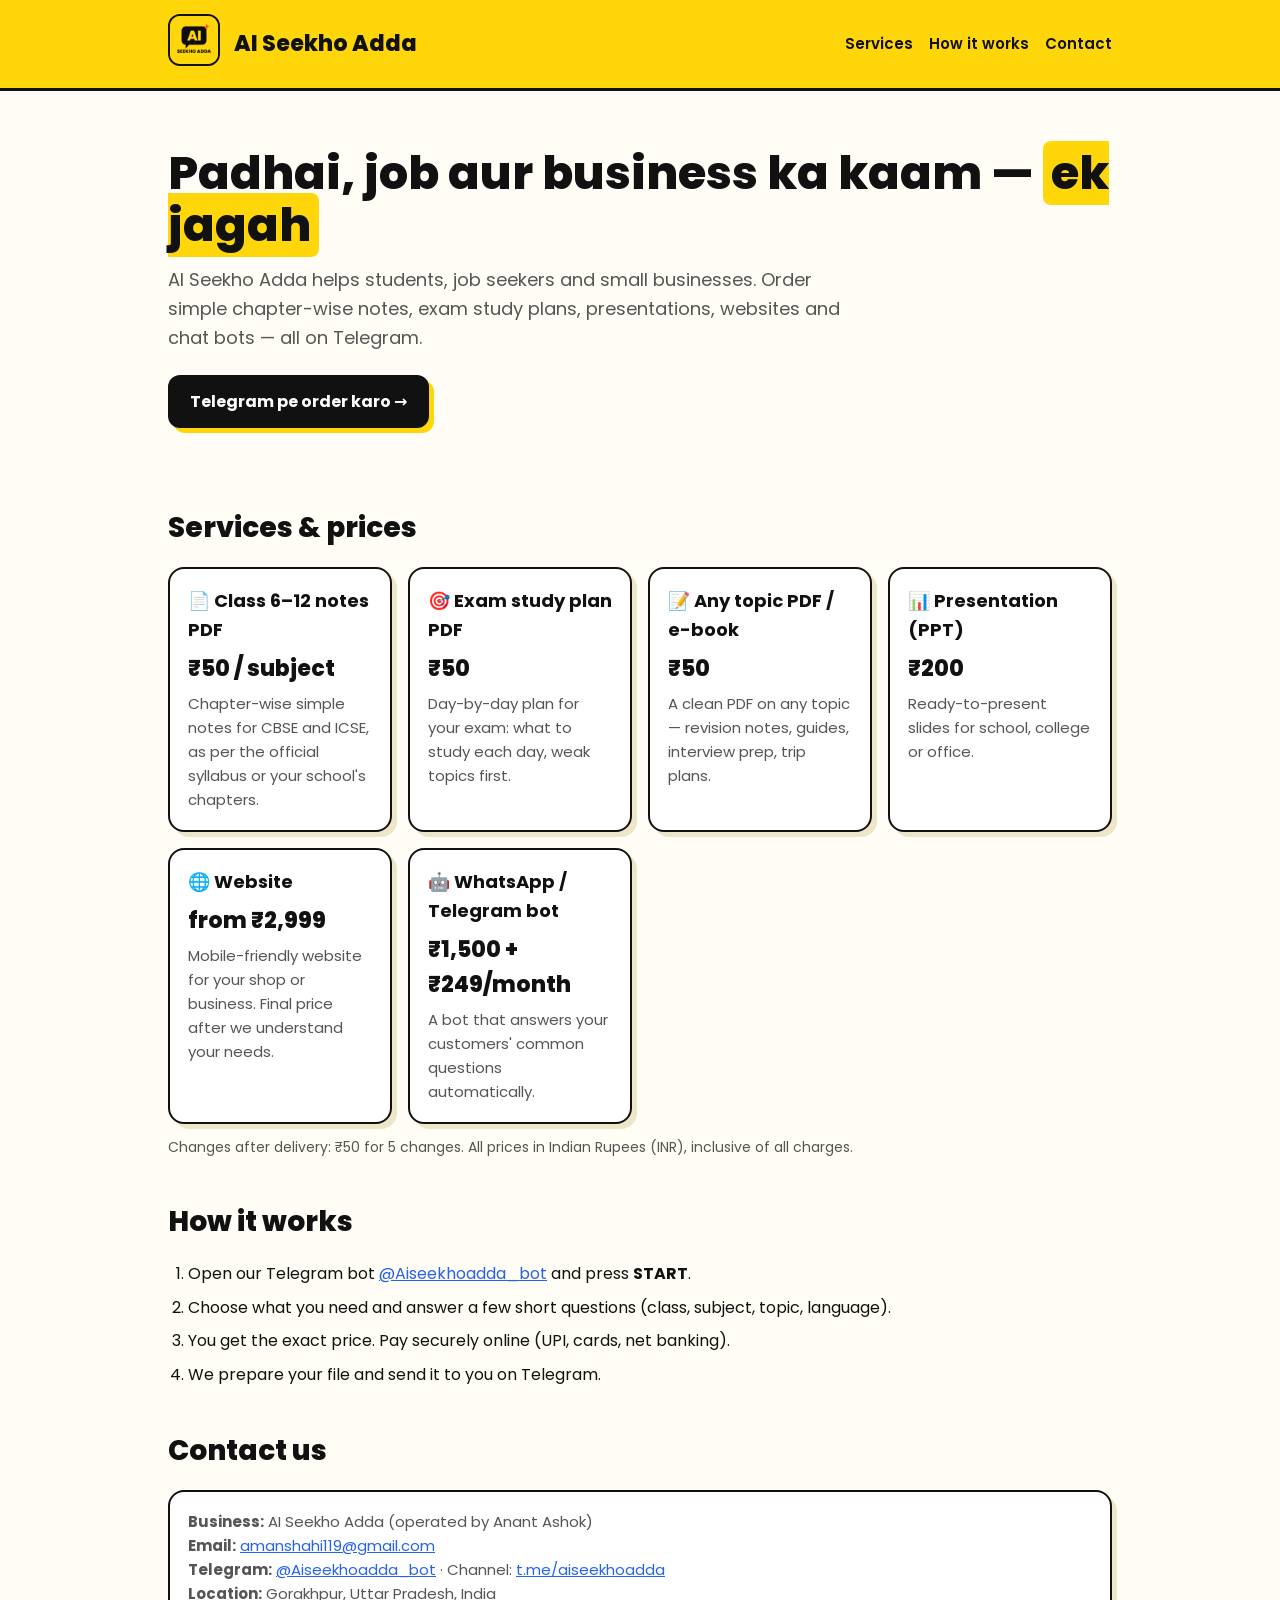
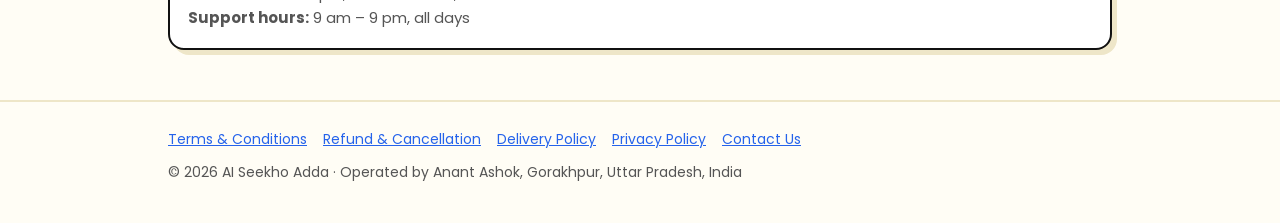
<file: index.html>
<!doctype html>
<html lang="en"><head><meta charset="utf-8"><meta name="viewport" content="width=device-width, initial-scale=1">
<title>AI Seekho Adda – Notes, Study Plans, PPT & Websites</title><meta name="description" content="AI Seekho Adda – study notes PDFs, exam study plans, presentations, websites and chat bots, ordered on Telegram.">
<link rel="icon" href="logo.png"><link rel="preconnect" href="https://fonts.googleapis.com"><link href="https://fonts.googleapis.com/css2?family=Poppins:wght@400;600;700;800&display=swap" rel="stylesheet"><link rel="stylesheet" href="style.css"></head><body>
<header><div class="wrap"><a href="index.html"><img src="logo.png" alt="AI Seekho Adda logo"></a><div class="name">AI Seekho Adda</div>
<nav><a href="index.html#services">Services</a><a href="index.html#how">How it works</a><a href="index.html#contact">Contact</a></nav></div></header>
<main class="wrap">
<section class="hero"><h1>Padhai, job aur business ka kaam — <span>ek jagah</span></h1>
<p>AI Seekho Adda helps students, job seekers and small businesses. Order simple chapter-wise notes, exam study plans, presentations, websites and chat bots — all on Telegram.</p>
<a class="btn" href="https://t.me/Aiseekhoadda_bot">Telegram pe order karo →</a></section>

<h2 id="services">Services &amp; prices</h2>
<div class="grid">
<div class="card"><h3>📄 Class 6–12 notes PDF</h3><div class="price">₹50 / subject</div><p>Chapter-wise simple notes for CBSE and ICSE, as per the official syllabus or your school's chapters.</p></div>
<div class="card"><h3>🎯 Exam study plan PDF</h3><div class="price">₹50</div><p>Day-by-day plan for your exam: what to study each day, weak topics first.</p></div>
<div class="card"><h3>📝 Any topic PDF / e-book</h3><div class="price">₹50</div><p>A clean PDF on any topic — revision notes, guides, interview prep, trip plans.</p></div>
<div class="card"><h3>📊 Presentation (PPT)</h3><div class="price">₹200</div><p>Ready-to-present slides for school, college or office.</p></div>
<div class="card"><h3>🌐 Website</h3><div class="price">from ₹2,999</div><p>Mobile-friendly website for your shop or business. Final price after we understand your needs.</p></div>
<div class="card"><h3>🤖 WhatsApp / Telegram bot</h3><div class="price">₹1,500 + ₹249/month</div><p>A bot that answers your customers' common questions automatically.</p></div>
</div>
<p class="note">Changes after delivery: ₹50 for 5 changes. All prices in Indian Rupees (INR), inclusive of all charges.</p>

<h2 id="how">How it works</h2>
<ol class="steps">
<li>Open our Telegram bot <a href="https://t.me/Aiseekhoadda_bot">@Aiseekhoadda_bot</a> and press <b>START</b>.</li>
<li>Choose what you need and answer a few short questions (class, subject, topic, language).</li>
<li>You get the exact price. Pay securely online (UPI, cards, net banking).</li>
<li>We prepare your file and send it to you on Telegram.</li>
</ol>

<h2 id="contact">Contact us</h2>
<div class="card"><p><b>Business:</b> AI Seekho Adda (operated by Anant Ashok)</p>
<p><b>Email:</b> <a href="mailto:amanshahi119@gmail.com">amanshahi119@gmail.com</a></p>
<p><b>Telegram:</b> <a href="https://t.me/Aiseekhoadda_bot">@Aiseekhoadda_bot</a> · Channel: <a href="https://t.me/aiseekhoadda">t.me/aiseekhoadda</a></p>
<p><b>Location:</b> Gorakhpur, Uttar Pradesh, India</p>
<p><b>Support hours:</b> 9 am – 9 pm, all days</p></div>
</main><footer><div class="wrap"><div class="links"><a href="terms.html">Terms &amp; Conditions</a><a href="refund.html">Refund &amp; Cancellation</a><a href="shipping.html">Delivery Policy</a><a href="privacy.html">Privacy Policy</a><a href="index.html#contact">Contact Us</a></div>
<p>© 2026 AI Seekho Adda · Operated by Anant Ashok, Gorakhpur, Uttar Pradesh, India</p></div></footer></body></html>
</file>
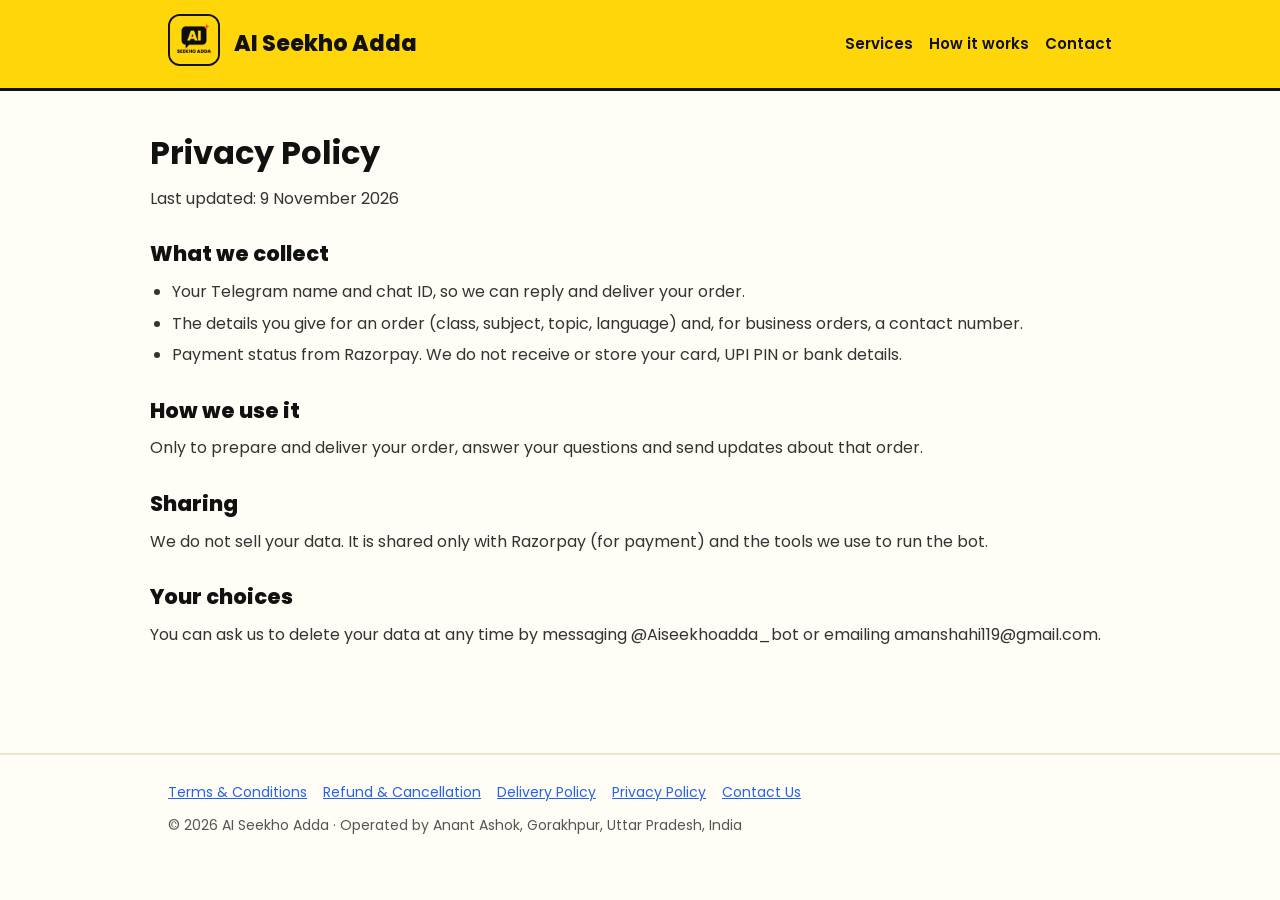
<file: privacy.html>
<!doctype html>
<html lang="en"><head><meta charset="utf-8"><meta name="viewport" content="width=device-width, initial-scale=1">
<title>Privacy Policy – AI Seekho Adda</title><meta name="description" content="AI Seekho Adda – study notes PDFs, exam study plans, presentations, websites and chat bots, ordered on Telegram.">
<link rel="icon" href="logo.png"><link rel="preconnect" href="https://fonts.googleapis.com"><link href="https://fonts.googleapis.com/css2?family=Poppins:wght@400;600;700;800&display=swap" rel="stylesheet"><link rel="stylesheet" href="style.css"></head><body>
<header><div class="wrap"><a href="index.html"><img src="logo.png" alt="AI Seekho Adda logo"></a><div class="name">AI Seekho Adda</div>
<nav><a href="index.html#services">Services</a><a href="index.html#how">How it works</a><a href="index.html#contact">Contact</a></nav></div></header><main class="wrap policy"><h1>Privacy Policy</h1><p>Last updated: 9 November 2026</p>
<h2>What we collect</h2><ul><li>Your Telegram name and chat ID, so we can reply and deliver your order.</li><li>The details you give for an order (class, subject, topic, language) and, for business orders, a contact number.</li><li>Payment status from Razorpay. We do not receive or store your card, UPI PIN or bank details.</li></ul>
<h2>How we use it</h2><p>Only to prepare and deliver your order, answer your questions and send updates about that order.</p>
<h2>Sharing</h2><p>We do not sell your data. It is shared only with Razorpay (for payment) and the tools we use to run the bot.</p>
<h2>Your choices</h2><p>You can ask us to delete your data at any time by messaging @Aiseekhoadda_bot or emailing amanshahi119@gmail.com.</p></main><footer><div class="wrap"><div class="links"><a href="terms.html">Terms &amp; Conditions</a><a href="refund.html">Refund &amp; Cancellation</a><a href="shipping.html">Delivery Policy</a><a href="privacy.html">Privacy Policy</a><a href="index.html#contact">Contact Us</a></div>
<p>© 2026 AI Seekho Adda · Operated by Anant Ashok, Gorakhpur, Uttar Pradesh, India</p></div></footer></body></html>
</file>
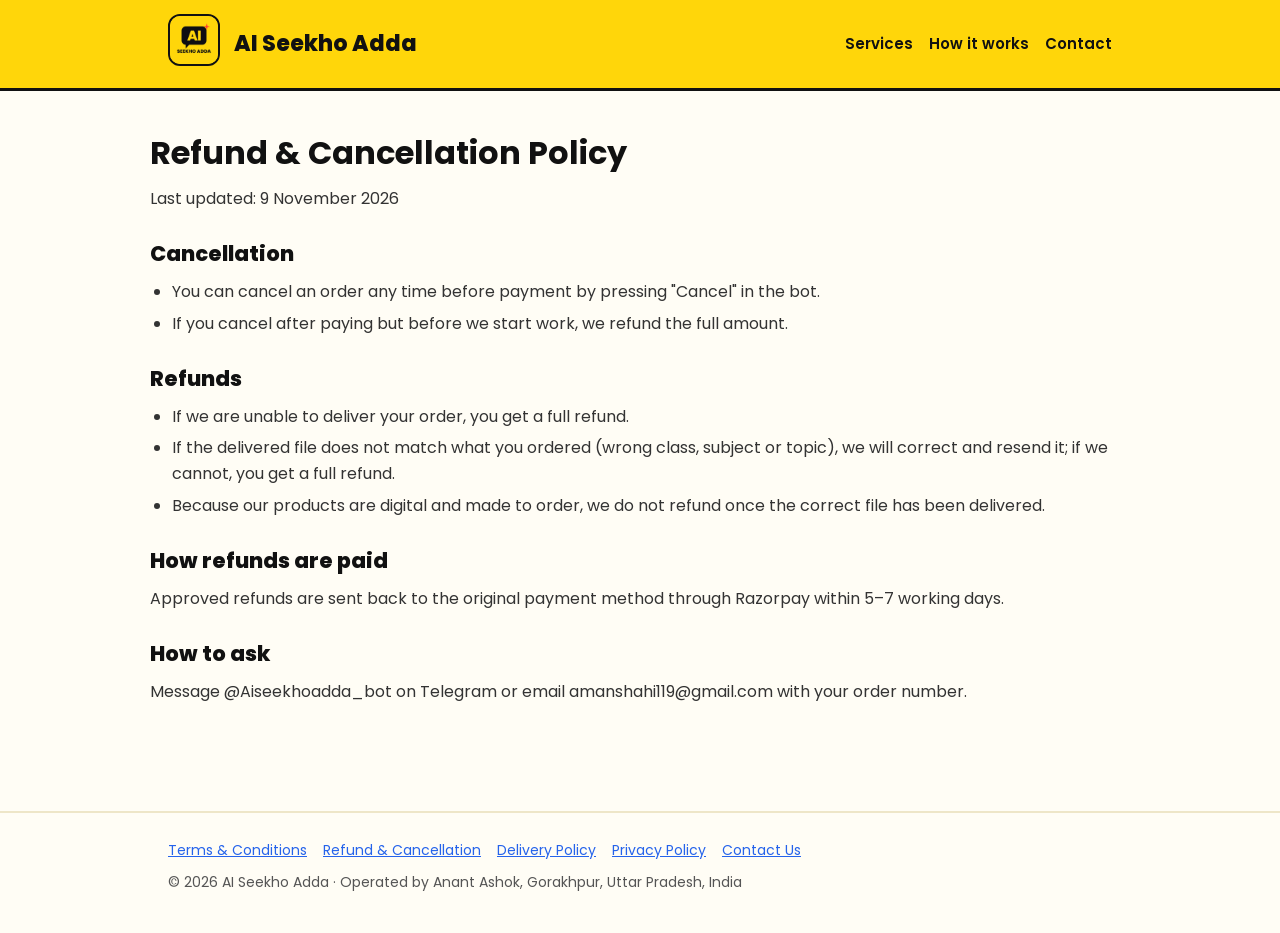
<file: refund.html>
<!doctype html>
<html lang="en"><head><meta charset="utf-8"><meta name="viewport" content="width=device-width, initial-scale=1">
<title>Refund & Cancellation Policy – AI Seekho Adda</title><meta name="description" content="AI Seekho Adda – study notes PDFs, exam study plans, presentations, websites and chat bots, ordered on Telegram.">
<link rel="icon" href="logo.png"><link rel="preconnect" href="https://fonts.googleapis.com"><link href="https://fonts.googleapis.com/css2?family=Poppins:wght@400;600;700;800&display=swap" rel="stylesheet"><link rel="stylesheet" href="style.css"></head><body>
<header><div class="wrap"><a href="index.html"><img src="logo.png" alt="AI Seekho Adda logo"></a><div class="name">AI Seekho Adda</div>
<nav><a href="index.html#services">Services</a><a href="index.html#how">How it works</a><a href="index.html#contact">Contact</a></nav></div></header><main class="wrap policy"><h1>Refund & Cancellation Policy</h1><p>Last updated: 9 November 2026</p>
<h2>Cancellation</h2><ul><li>You can cancel an order any time before payment by pressing "Cancel" in the bot.</li><li>If you cancel after paying but before we start work, we refund the full amount.</li></ul>
<h2>Refunds</h2><ul><li>If we are unable to deliver your order, you get a full refund.</li><li>If the delivered file does not match what you ordered (wrong class, subject or topic), we will correct and resend it; if we cannot, you get a full refund.</li><li>Because our products are digital and made to order, we do not refund once the correct file has been delivered.</li></ul>
<h2>How refunds are paid</h2><p>Approved refunds are sent back to the original payment method through Razorpay within 5–7 working days.</p>
<h2>How to ask</h2><p>Message @Aiseekhoadda_bot on Telegram or email amanshahi119@gmail.com with your order number.</p></main><footer><div class="wrap"><div class="links"><a href="terms.html">Terms &amp; Conditions</a><a href="refund.html">Refund &amp; Cancellation</a><a href="shipping.html">Delivery Policy</a><a href="privacy.html">Privacy Policy</a><a href="index.html#contact">Contact Us</a></div>
<p>© 2026 AI Seekho Adda · Operated by Anant Ashok, Gorakhpur, Uttar Pradesh, India</p></div></footer></body></html>
</file>
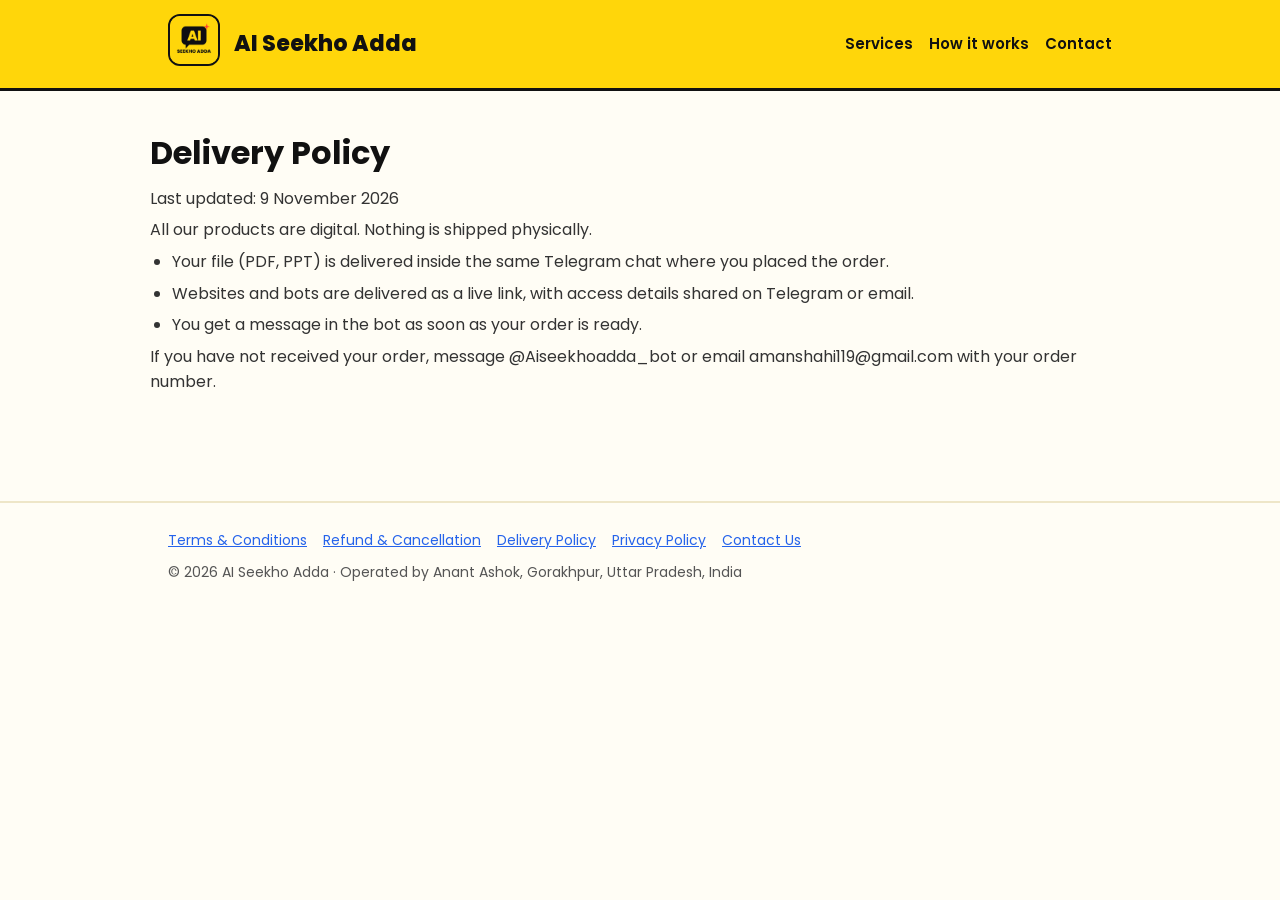
<file: shipping.html>
<!doctype html>
<html lang="en"><head><meta charset="utf-8"><meta name="viewport" content="width=device-width, initial-scale=1">
<title>Delivery Policy – AI Seekho Adda</title><meta name="description" content="AI Seekho Adda – study notes PDFs, exam study plans, presentations, websites and chat bots, ordered on Telegram.">
<link rel="icon" href="logo.png"><link rel="preconnect" href="https://fonts.googleapis.com"><link href="https://fonts.googleapis.com/css2?family=Poppins:wght@400;600;700;800&display=swap" rel="stylesheet"><link rel="stylesheet" href="style.css"></head><body>
<header><div class="wrap"><a href="index.html"><img src="logo.png" alt="AI Seekho Adda logo"></a><div class="name">AI Seekho Adda</div>
<nav><a href="index.html#services">Services</a><a href="index.html#how">How it works</a><a href="index.html#contact">Contact</a></nav></div></header><main class="wrap policy"><h1>Delivery Policy</h1><p>Last updated: 9 November 2026</p>
<p>All our products are digital. Nothing is shipped physically.</p>
<ul><li>Your file (PDF, PPT) is delivered inside the same Telegram chat where you placed the order.</li><li>Websites and bots are delivered as a live link, with access details shared on Telegram or email.</li><li>You get a message in the bot as soon as your order is ready.</li></ul>
<p>If you have not received your order, message @Aiseekhoadda_bot or email amanshahi119@gmail.com with your order number.</p></main><footer><div class="wrap"><div class="links"><a href="terms.html">Terms &amp; Conditions</a><a href="refund.html">Refund &amp; Cancellation</a><a href="shipping.html">Delivery Policy</a><a href="privacy.html">Privacy Policy</a><a href="index.html#contact">Contact Us</a></div>
<p>© 2026 AI Seekho Adda · Operated by Anant Ashok, Gorakhpur, Uttar Pradesh, India</p></div></footer></body></html>
</file>
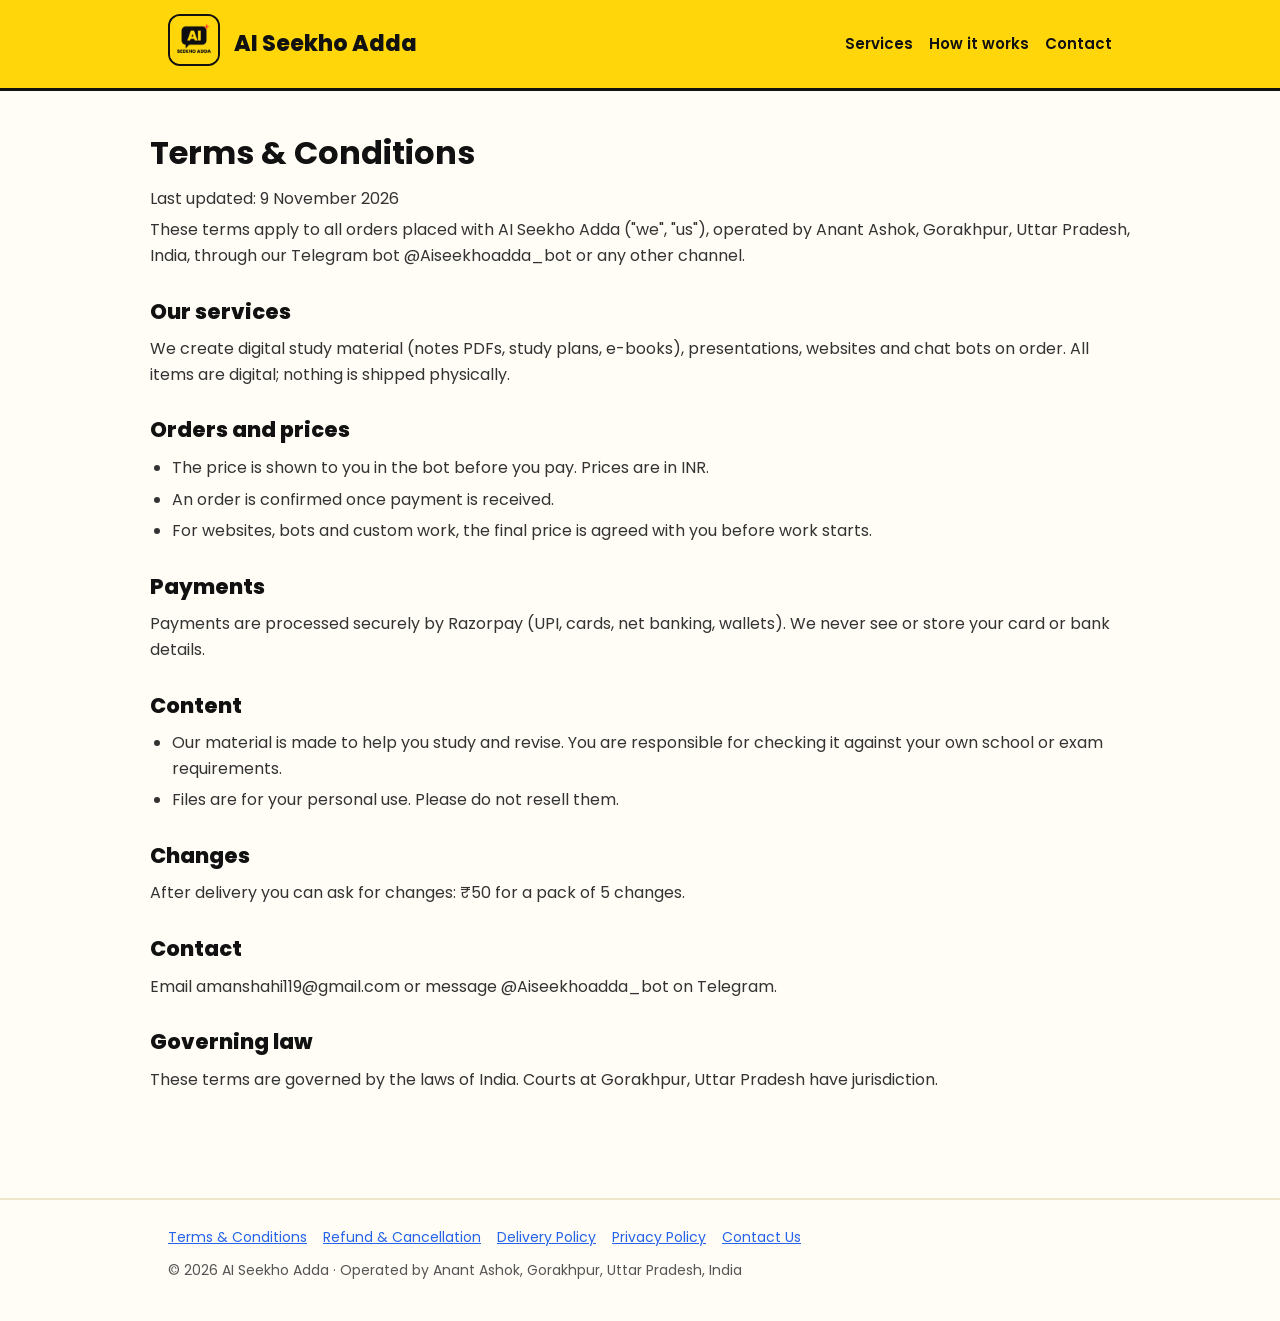
<file: terms.html>
<!doctype html>
<html lang="en"><head><meta charset="utf-8"><meta name="viewport" content="width=device-width, initial-scale=1">
<title>Terms & Conditions – AI Seekho Adda</title><meta name="description" content="AI Seekho Adda – study notes PDFs, exam study plans, presentations, websites and chat bots, ordered on Telegram.">
<link rel="icon" href="logo.png"><link rel="preconnect" href="https://fonts.googleapis.com"><link href="https://fonts.googleapis.com/css2?family=Poppins:wght@400;600;700;800&display=swap" rel="stylesheet"><link rel="stylesheet" href="style.css"></head><body>
<header><div class="wrap"><a href="index.html"><img src="logo.png" alt="AI Seekho Adda logo"></a><div class="name">AI Seekho Adda</div>
<nav><a href="index.html#services">Services</a><a href="index.html#how">How it works</a><a href="index.html#contact">Contact</a></nav></div></header><main class="wrap policy"><h1>Terms & Conditions</h1><p>Last updated: 9 November 2026</p>
<p>These terms apply to all orders placed with AI Seekho Adda ("we", "us"), operated by Anant Ashok, Gorakhpur, Uttar Pradesh, India, through our Telegram bot @Aiseekhoadda_bot or any other channel.</p>
<h2>Our services</h2><p>We create digital study material (notes PDFs, study plans, e-books), presentations, websites and chat bots on order. All items are digital; nothing is shipped physically.</p>
<h2>Orders and prices</h2><ul><li>The price is shown to you in the bot before you pay. Prices are in INR.</li><li>An order is confirmed once payment is received.</li><li>For websites, bots and custom work, the final price is agreed with you before work starts.</li></ul>
<h2>Payments</h2><p>Payments are processed securely by Razorpay (UPI, cards, net banking, wallets). We never see or store your card or bank details.</p>
<h2>Content</h2><ul><li>Our material is made to help you study and revise. You are responsible for checking it against your own school or exam requirements.</li><li>Files are for your personal use. Please do not resell them.</li></ul>
<h2>Changes</h2><p>After delivery you can ask for changes: ₹50 for a pack of 5 changes.</p>
<h2>Contact</h2><p>Email amanshahi119@gmail.com or message @Aiseekhoadda_bot on Telegram.</p>
<h2>Governing law</h2><p>These terms are governed by the laws of India. Courts at Gorakhpur, Uttar Pradesh have jurisdiction.</p></main><footer><div class="wrap"><div class="links"><a href="terms.html">Terms &amp; Conditions</a><a href="refund.html">Refund &amp; Cancellation</a><a href="shipping.html">Delivery Policy</a><a href="privacy.html">Privacy Policy</a><a href="index.html#contact">Contact Us</a></div>
<p>© 2026 AI Seekho Adda · Operated by Anant Ashok, Gorakhpur, Uttar Pradesh, India</p></div></footer></body></html>
</file>
<file: style.css>
:root { --ink:#111; --muted:#555; --yellow:#ffd60a; --blue:#2563eb; --bg:#fffdf5; --card:#fff; --line:#eee6c8; }
* { box-sizing:border-box; margin:0; padding:0; }
body { font-family: "Poppins", system-ui, -apple-system, Segoe UI, Roboto, sans-serif; color:var(--ink); background:var(--bg); line-height:1.6; }
a { color:var(--blue); }
.wrap { max-width:980px; margin:0 auto; padding:0 18px; }
header { background:var(--yellow); border-bottom:3px solid var(--ink); }
header .wrap { display:flex; align-items:center; gap:14px; padding-top:14px; padding-bottom:14px; }
header img { width:52px; height:52px; border-radius:12px; border:2px solid var(--ink); }
header .name { font-weight:800; font-size:22px; }
header nav { margin-left:auto; display:flex; gap:16px; flex-wrap:wrap; }
header nav a { color:var(--ink); font-weight:600; text-decoration:none; font-size:15px; }
.hero { padding:56px 0 36px; }
.hero h1 { font-size:clamp(30px,5vw,46px); line-height:1.15; font-weight:800; }
.hero h1 span { background:var(--yellow); padding:0 8px; border-radius:8px; }
.hero p { font-size:18px; color:var(--muted); margin-top:14px; max-width:680px; }
.btn { display:inline-block; margin-top:22px; background:var(--ink); color:#fff; text-decoration:none; font-weight:700; padding:14px 22px; border-radius:12px; box-shadow:5px 5px 0 var(--yellow); }
h2 { font-size:28px; margin:42px 0 16px; font-weight:800; }
.grid { display:grid; grid-template-columns:repeat(auto-fit,minmax(220px,1fr)); gap:16px; }
.card { background:var(--card); border:2px solid var(--ink); border-radius:16px; padding:18px; box-shadow:5px 5px 0 var(--line); }
.card h3 { font-size:18px; margin-bottom:6px; }
.card .price { font-size:22px; font-weight:800; margin:6px 0; }
.card p { color:var(--muted); font-size:15px; }
.steps li { margin:8px 0 8px 20px; }
.note { color:var(--muted); font-size:14px; margin-top:12px; }
.policy { padding:36px 0 50px; }
.policy h1 { font-size:32px; margin-bottom:8px; }
.policy h2 { font-size:21px; margin:26px 0 8px; }
.policy p, .policy li { color:#333; margin:6px 0; }
.policy ul { margin-left:22px; }
footer { border-top:2px solid var(--line); margin-top:50px; padding:26px 0 40px; color:var(--muted); font-size:14px; }
footer .links { display:flex; gap:16px; flex-wrap:wrap; margin-bottom:10px; }
</file>
